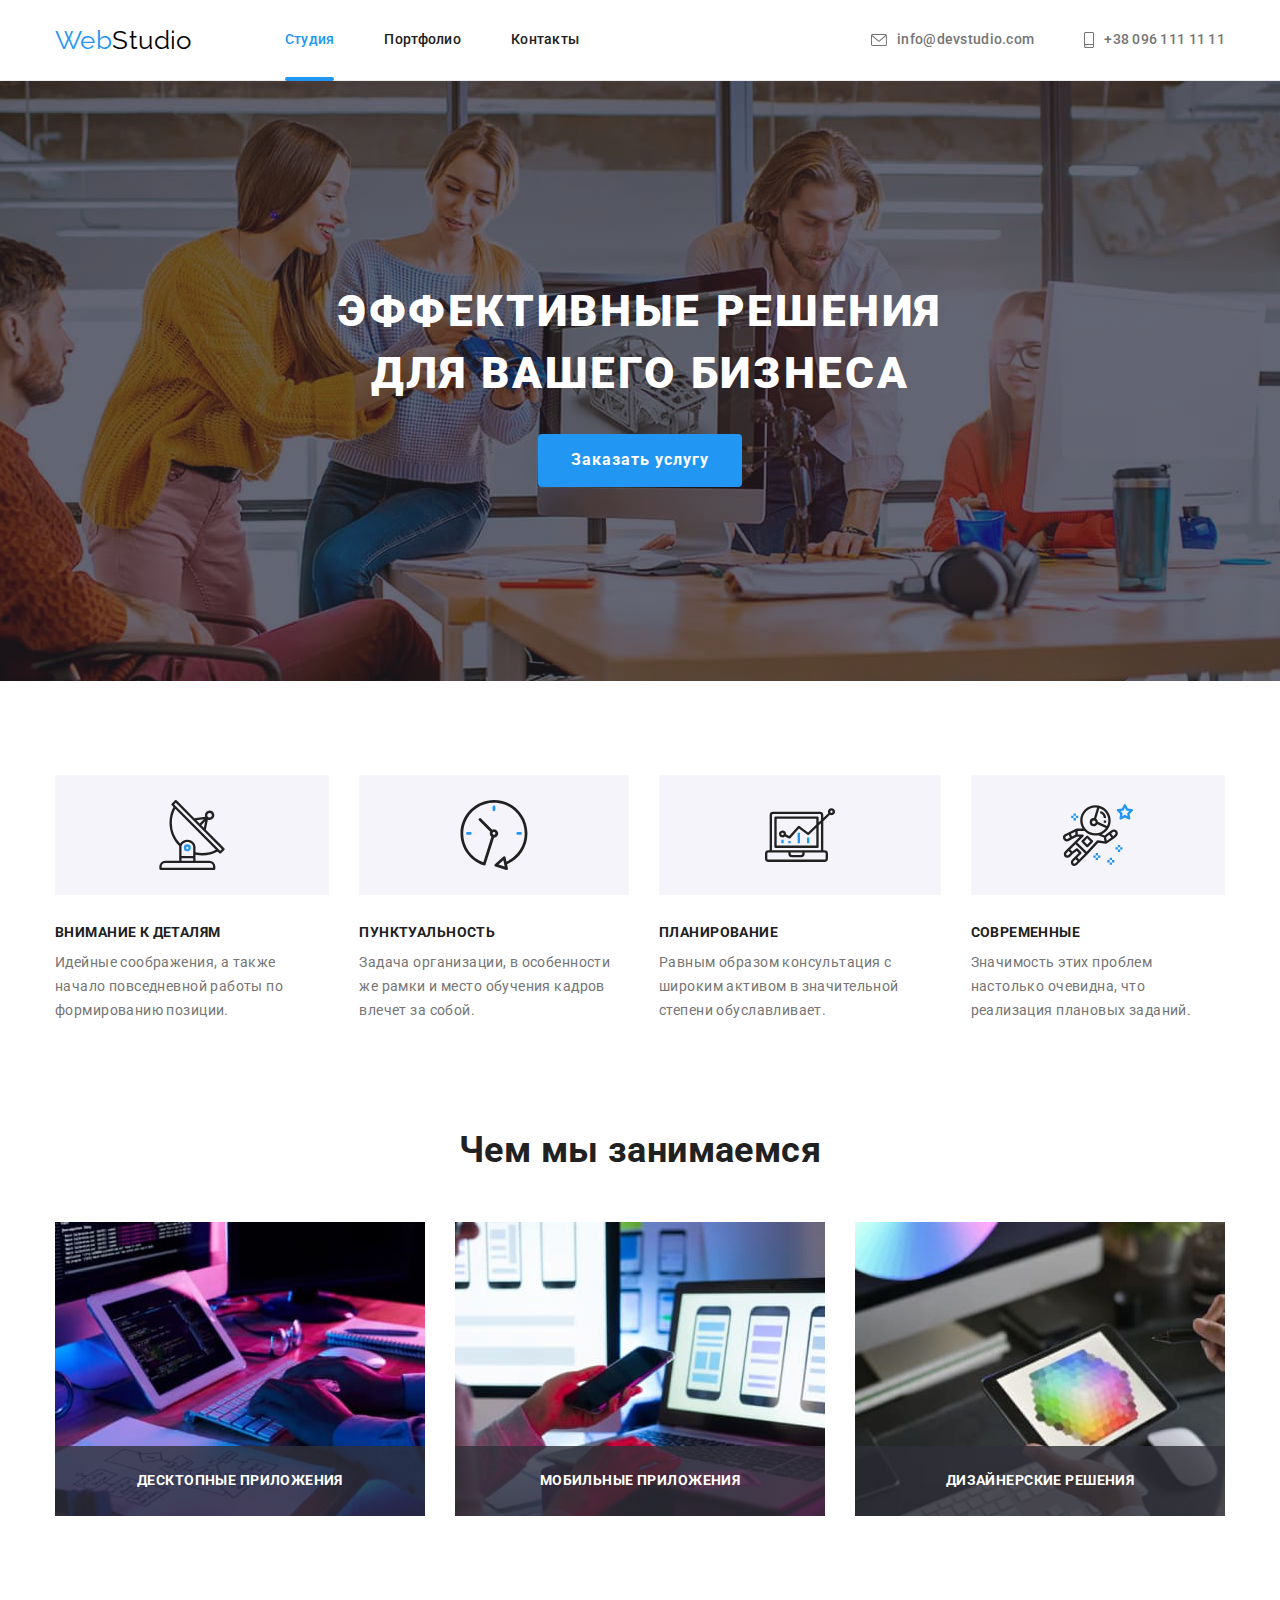
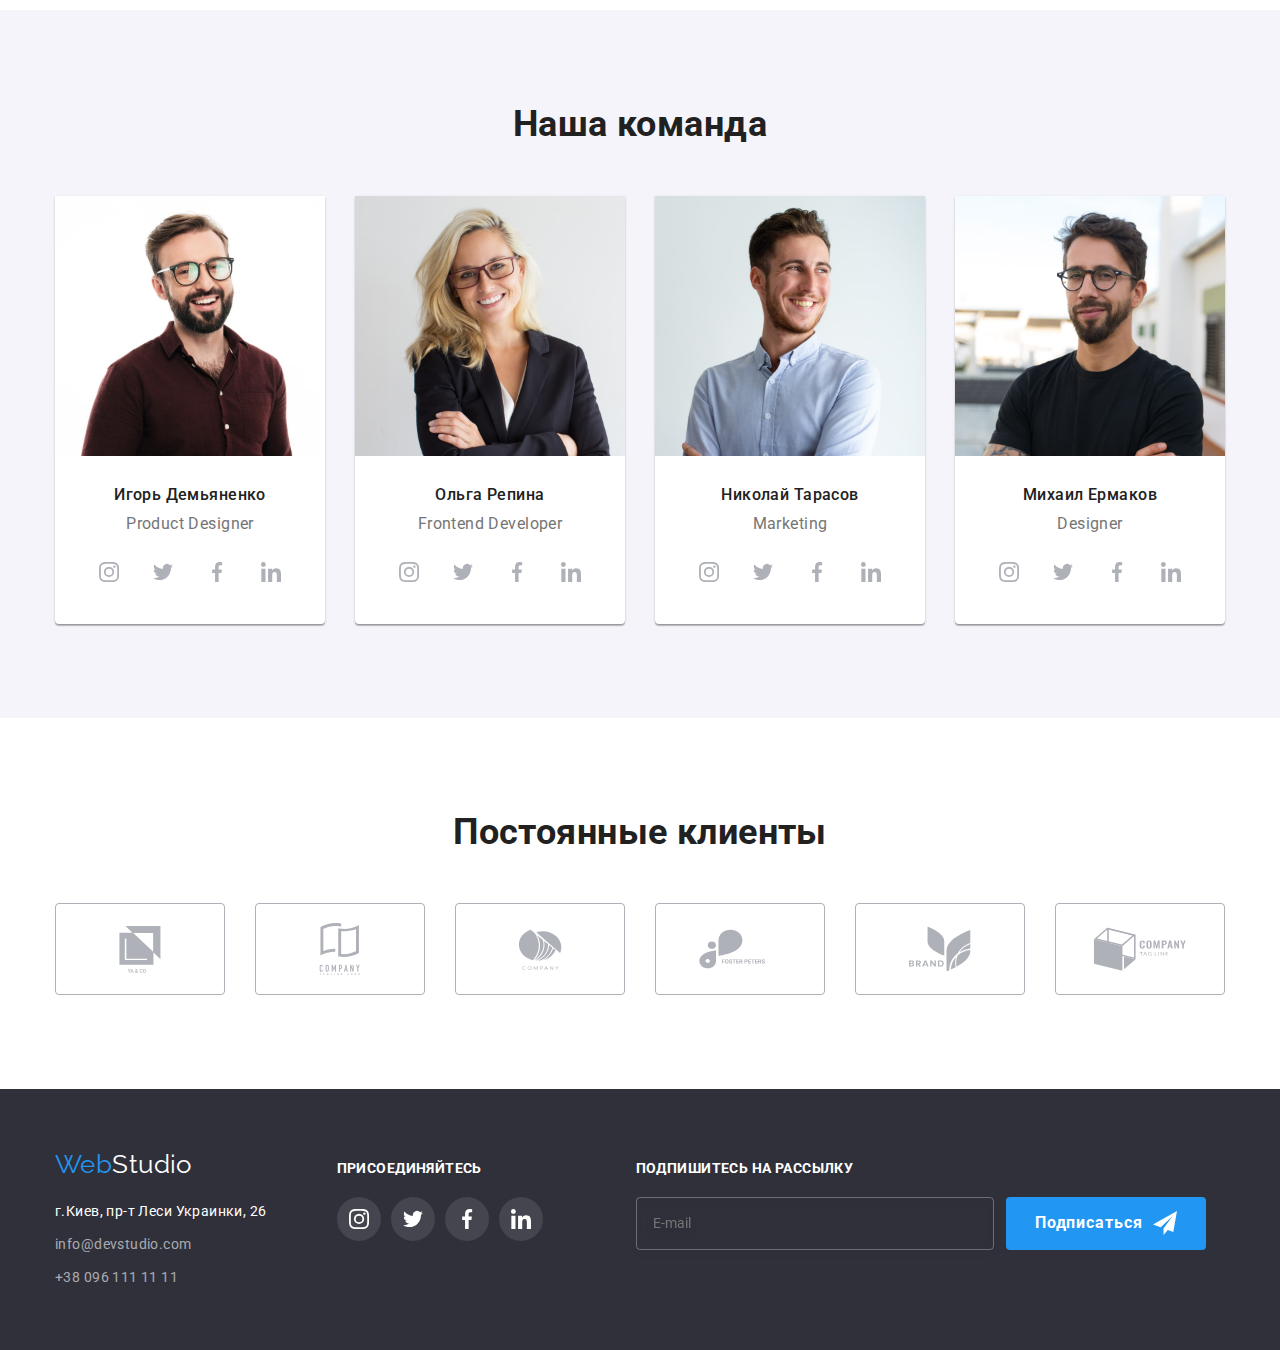
<file: index.html>
<!DOCTYPE html>
<html lang="ru">
  <head>
    <meta charset="UTF-8" />
    <meta http-equiv="X-UA-Compatible" content="IE=edge" />
    <meta name="viewport" content="width=device-width, initial-scale=1.0" />
    <title>Студия</title>
    <link rel="preconnect" href="https://fonts.googleapis.com" />
    <link rel="preconnect" href="https://fonts.gstatic.com" crossorigin />
    <link
      href="https://fonts.googleapis.com/css2?family=Raleway:wght@700&family=Roboto:wght@400;500;700;900&display=swap"
      rel="stylesheet"
    />
    <link
      rel="stylesheet"
      href="https://cdnjs.cloudflare.com/ajax/libs/modern-normalize/1.1.0/modern-normalize.min.css"
    />
    <link rel="stylesheet" href="./css/styles.css" />
  </head>

  <body>
    <!--Шапка сайта-->
    <header class="header">
      <div class="container main-block">
        <nav class="nav">
          <a href="" class="logo-header link">
            <span class="logo-web">Web</span>Studio
          </a>

          <ul class="site-nav list">
            <li class="item">
              <a href="" class="link current header-link">Студия</a>
            </li>
            <li class="item">
              <a href="./portfolio.html" class="link header-link">Портфолио</a>
            </li>
            <li class="item">
              <a href="" class="link header-link">Контакты</a>
            </li>
          </ul>
        </nav>

        <ul class="contacts-header list">
          <li class="contacts-item item">
            <a href="mailto:info@devstudio.com" class="link">
              <svg class="icon-mailto" width="16" height="12">
                <use href="./images/icon-svg/icons.svg#icon-mailto"></use>
              </svg>

              info@devstudio.com</a
            >
          </li>
          <li class="contacts-item item">
            <a href="tel:+380961111111" class="link">
              <svg class="icon-smartphone" width="10" height="16">
                <use href="./images/icon-svg/icons.svg#icon-smartphone"></use>
              </svg>

              +38 096 111 11 11</a
            >
          </li>
        </ul>
      </div>
    </header>

    <!--Уникальный контент страницы-->
    <main>
      <!--Главная секция страницы-->
      <section class="hero section">
        <div class="container">
          <h1 class="hero-title">Эффективные решения для вашего бизнеса</h1>
          <button data-modal-open type="button" class="button">
            Заказать услугу
          </button>
        </div>
      </section>

      <!--Особенности-->
      <section class="section">
        <div class="container">
          <h2 class="visually-hidden">Особенности</h2>
          <ul class="features-list list">
            <li class="features-item item">
              <div class="icon-box">
                <svg class="icon-features">
                  <use href="./images/icon-svg/icons.svg#icon-antenna"></use>
                </svg>
              </div>
              <h3 class="title">Внимание к деталям</h3>
              <p class="text">
                Идейные соображения, а также начало повседневной работы по
                формированию позиции.
              </p>
            </li>
            <li class="features-item item">
              <div class="icon-box">
                <svg class="icon-features">
                  <use href="./images/icon-svg/icons.svg#icon-clock"></use>
                </svg>
              </div>
              <h3 class="title">Пунктуальность</h3>
              <p class="text">
                Задача организации, в особенности же рамки и место обучения
                кадров влечет за собой.
              </p>
            </li>
            <li class="features-item item">
              <div class="icon-box">
                <svg class="icon-features">
                  <use href="./images/icon-svg/icons.svg#icon-diagram"></use>
                </svg>
              </div>
              <h3 class="title">Планирование</h3>
              <p class="text">
                Равным образом консультация с широким активом в значительной
                степени обуславливает.
              </p>
            </li>
            <li class="features-item item">
              <div class="icon-box">
                <svg class="icon-features">
                  <use href="./images/icon-svg/icons.svg#icon-astronaut"></use>
                </svg>
              </div>
              <h3 class="title">Современные</h3>
              <p class="text">
                Значимость этих проблем настолько очевидна, что реализация
                плановых заданий.
              </p>
            </li>
          </ul>
        </div>
      </section>

      <!--Чем занимаемся-->
      <section class="section no-padding">
        <div class="container">
          <h2 class="section-title">Чем мы занимаемся</h2>
          <ul class="job-list list">
            <li class="job-item">
              <img
                src="./images/images-page1/img1.jpg"
                alt="Мужские руки набирают текст на клавиатуре компьютера"
                width="370"
              />
              <h3 class="job-subtitle">Десктопные приложения</h3>
            </li>
            <li class="job-item">
              <img
                src="./images/images-page1/img2.jpg"
                alt="Женские руки держат телефон"
                width="370"
              />
              <h3 class="job-subtitle">Мобильные приложения</h3>
            </li>
            <li class="job-item">
              <img
                src="./images/images-page1/img3.jpg"
                alt="Мужские руки держат планшет на котором изображена ветовая палитра"
                width="370"
              />
              <h3 class="job-subtitle">Дизайнерские решения</h3>
            </li>
          </ul>
        </div>
      </section>
      <!--Наша команда-->
      <section class="section bgc">
        <div class="container">
          <h2 class="section-title">Наша команда</h2>
          <ul class="team-list list">
            <li class="item">
              <img
                src="./images/images-page1/img7.jpg"
                alt="Портрет мужчины в очках"
                width="270"
              />
              <div class="team-box">
                <h3 class="title">Игорь Демьяненко</h3>
                <p class="text">Product Designer</p>

                <!-- social networks -->

                <ul class="social-list list">
                  <li class="social-item">
                    <a
                      href=""
                      class="social-icon"
                      aria-label="Ссылка на Instagram"
                    >
                      <svg class="icon">
                        <use
                          href="./images/icon-svg/icons.svg#icon-instagram"
                        ></use>
                      </svg>
                    </a>
                  </li>
                  <li class="social-item">
                    <a
                      href=""
                      class="social-icon"
                      aria-label="Ссылка на Twitter"
                    >
                      <svg class="icon">
                        <use
                          href="./images/icon-svg/icons.svg#icon-twitter"
                        ></use>
                      </svg>
                    </a>
                  </li>
                  <li class="social-item">
                    <a
                      href=""
                      class="social-icon"
                      aria-label="Ссылка на Facebook"
                    >
                      <svg class="icon">
                        <use
                          href="./images/icon-svg/icons.svg#icon-facebook"
                        ></use>
                      </svg>
                    </a>
                  </li>
                  <li class="social-item">
                    <a
                      href=""
                      class="social-icon"
                      aria-label="Ссылка на Linkedin"
                    >
                      <svg class="icon">
                        <use
                          href="./images/icon-svg/icons.svg#icon-linkedin"
                        ></use>
                      </svg>
                    </a>
                  </li>
                </ul>
              </div>
            </li>
            <li class="item">
              <img
                src="./images/images-page1/img5.jpg"
                alt="Портрет женщины в очках"
                width="270"
              />
              <div class="team-box">
                <h3 class="title">Ольга Репина</h3>
                <p class="text">Frontend Developer</p>
                <ul class="social-list list">
                  <li class="social-item">
                    <a href="" class="social-icon">
                      <svg class="icon">
                        <use
                          href="./images/icon-svg/icons.svg#icon-instagram"
                        ></use>
                      </svg>
                    </a>
                  </li>
                  <li class="social-item">
                    <a href="" class="social-icon">
                      <svg class="icon">
                        <use
                          href="./images/icon-svg/icons.svg#icon-twitter"
                        ></use>
                      </svg>
                    </a>
                  </li>
                  <li class="social-item">
                    <a href="" class="social-icon">
                      <svg class="icon">
                        <use
                          href="./images/icon-svg/icons.svg#icon-facebook"
                        ></use>
                      </svg>
                    </a>
                  </li>
                  <li class="social-item">
                    <a href="" class="social-icon">
                      <svg class="icon">
                        <use
                          href="./images/icon-svg/icons.svg#icon-linkedin"
                        ></use>
                      </svg>
                    </a>
                  </li>
                </ul>
              </div>
            </li>
            <li class="item">
              <img
                src="./images/images-page1/img6.jpg"
                alt="Портрет мужчины"
                width="270"
              />
              <div class="team-box">
                <h3 class="title">Николай Тарасов</h3>
                <p class="text">Marketing</p>
                <ul class="social-list list">
                  <li class="social-item">
                    <a href="" class="social-icon">
                      <svg class="icon">
                        <use
                          href="./images/icon-svg/icons.svg#icon-instagram"
                        ></use>
                      </svg>
                    </a>
                  </li>
                  <li class="social-item">
                    <a href="" class="social-icon">
                      <svg class="icon">
                        <use
                          href="./images/icon-svg/icons.svg#icon-twitter"
                        ></use>
                      </svg>
                    </a>
                  </li>
                  <li class="social-item">
                    <a href="" class="social-icon">
                      <svg class="icon">
                        <use
                          href="./images/icon-svg/icons.svg#icon-facebook"
                        ></use>
                      </svg>
                    </a>
                  </li>
                  <li class="social-item">
                    <a href="" class="social-icon">
                      <svg class="icon">
                        <use
                          href="./images/icon-svg/icons.svg#icon-linkedin"
                        ></use>
                      </svg>
                    </a>
                  </li>
                </ul>
              </div>
            </li>
            <li class="item">
              <img
                src="./images/images-page1/img4.jpg"
                alt="Портрет мужчины в очках"
                width="270"
              />
              <div class="team-box">
                <h3 class="title">Михаил Ермаков</h3>
                <p class="text">Designer</p>
                <ul class="social-list list">
                  <li class="social-item">
                    <a href="" class="social-icon">
                      <svg class="icon">
                        <use
                          href="./images/icon-svg/icons.svg#icon-instagram"
                        ></use>
                      </svg>
                    </a>
                  </li>
                  <li class="social-item">
                    <a href="" class="social-icon">
                      <svg class="icon">
                        <use
                          href="./images/icon-svg/icons.svg#icon-twitter"
                        ></use>
                      </svg>
                    </a>
                  </li>
                  <li class="social-item">
                    <a href="" class="social-icon">
                      <svg class="icon">
                        <use
                          href="./images/icon-svg/icons.svg#icon-facebook"
                        ></use>
                      </svg>
                    </a>
                  </li>
                  <li class="social-item">
                    <a href="" class="social-icon">
                      <svg class="icon">
                        <use
                          href="./images/icon-svg/icons.svg#icon-linkedin"
                        ></use>
                      </svg>
                    </a>
                  </li>
                </ul>
              </div>
            </li>
          </ul>
        </div>
      </section>

      <section class="section">
        <div class="container">
          <h3 class="section-title">Постоянные клиенты</h3>
          <ul class="clients-list list">
            <li class="clients-item">
              <a href=" " class="clients-icon">
                <svg class="client" widht="41" height="47">
                  <use href="./images/icon-svg/icons.svg#icon-client1"></use>
                </svg>
              </a>
            </li>
            <li class="clients-item">
              <a href="" class="clients-icon">
                <svg class="client" widht="40" height="52">
                  <use href="./images/icon-svg/icons.svg#icon-client2"></use>
                </svg>
              </a>
            </li>
            <li class="clients-item">
              <a href="" class="clients-icon">
                <svg class="client" widht="44" height="41">
                  <use href="./images/icon-svg/icons.svg#icon-client3"></use>
                </svg>
              </a>
            </li>
            <li class="clients-item">
              <a href="" class="clients-icon">
                <svg class="client" widht="85" height="40">
                  <use href="./images/icon-svg/icons.svg#icon-client4"></use>
                </svg>
              </a>
            </li>
            <li class="clients-item">
              <a href="" class="clients-icon">
                <svg class="client" widht="63" height="46">
                  <use href="./images/icon-svg/icons.svg#icon-client5"></use>
                </svg>
              </a>
            </li>
            <li class="clients-item">
              <a href="" class="clients-icon">
                <svg class="client" widht="94" height="44">
                  <use href="./images/icon-svg/icons.svg#icon-client6"></use>
                </svg>
              </a>
            </li>
          </ul>
        </div>
      </section>
    </main>

    <!--Подвал сайта-->

    <footer class="section footer">
      <div class="container footer-container">
        <div class="address-block">
          <a href="" class="logo-footer link"
            ><span class="logo-web">Web</span>Studio</a
          >

          <!-- ADDRESS -->

          <address>
            <ul class="address-list list">
              <li class="item address">
                <a
                  href="https://goo.gl/maps/piqngm7oDQpEDh6u6"
                  target="_blank"
                  rel="noopener nofollow noreferrer"
                  class="link"
                  >г.Киев, пр-т Леси Украинки, 26</a
                >
              </li>
              <li class="item contacts-footer">
                <a href="mailto:info@devstudio.com" class="link"
                  >info@devstudio.com</a
                >
              </li>
              <li class="item contacts-footer">
                <a href="tel:+380961111111" class="link">+38 096 111 11 11</a>
              </li>
            </ul>
          </address>
        </div>

        <!-- JOIN -->

        <div class="footer-box">
          <p class="footer-join">присоединяйтесь</p>
          <ul class="social-list list">
            <li class="social-item">
              <a
                href=""
                class="social-icon social-icon-bgc"
                aria-label="Ссылка на Instagram"
              >
                <svg class="icon icon-color">
                  <use href="./images/icon-svg/icons.svg#icon-instagram"></use>
                </svg>
              </a>
            </li>
            <li class="social-item">
              <a
                href=""
                class="social-icon social-icon-bgc"
                aria-label="Ссылка на Twitter"
              >
                <svg class="icon icon-color">
                  <use href="./images/icon-svg/icons.svg#icon-twitter"></use>
                </svg>
              </a>
            </li>
            <li class="social-item">
              <a
                href=""
                class="social-icon social-icon-bgc"
                aria-label="Ссылка на Facebook"
              >
                <svg class="icon icon-color">
                  <use href="./images/icon-svg/icons.svg#icon-facebook"></use>
                </svg>
              </a>
            </li>
            <li class="social-item">
              <a
                href=""
                class="social-icon social-icon-bgc"
                aria-label="Ссылка на Linkedin"
              >
                <svg class="icon icon-color">
                  <use href="./images/icon-svg/icons.svg#icon-linkedin"></use>
                </svg>
              </a>
            </li>
          </ul>
        </div>

        <!-- FORM -->

        <form class="form form-footer">
          <p class="footer-join">Подпишитесь на рассылку</p>
          <div class="form-footer-box">
            <label class="form-footer-label"></label>
            <input
              class="form-footer-input"
              type="email"
              name="email"
              placeholder="E-mail"
            />
            <button type="submit" class="button form-footer-button">
              Подписаться
              <svg class="form-footer-icon" width="24" height="24">
                <use href="./images/icon-svg/icons.svg#icon-telegram"></use>
              </svg>
            </button>
          </div>
        </form>
      </div>
    </footer>

    <!-- MODAL WINDOW -->

    <div class="backdrop is-hidden" data-modal>
      <div class="modal">
        <button data-modal-close class="modal-button">
          <svg class="modal-button-icon" width="18" height="18">
            <use href="./images/icon-svg/icons.svg#icon-close-black"></use>
          </svg>
        </button>
        <h2 class="modal-subtitle">Оставьте свои данные, мы вам перезвоним</h2>
        <form class="form form-registration">
          <div class="form-field">
            <label class="form-field-label" for="name"
              ><span class="form-field-span">Имя</span>
            </label>
            <div class="form-input-box">
              <input
                class="form-field-input"
                type="text"
                id="name"
                name="name"
              />
              <span class="form-input-icon">
                <svg width="18" height="18">
                  <use href="./images/icon-svg/icons.svg#icon-person"></use>
                </svg>
              </span>
            </div>
          </div>

          <div class="form-field">
            <label class="form-field-label" for="tel"
              ><span class="form-field-span">Телефон</span>
            </label>
            <div class="form-input-box">
              <input
                class="form-field-input"
                type="tel"
                id="tel"
                name="telephone"
              />
              <span class="form-input-icon">
                <svg width="18" height="18">
                  <use href="./images/icon-svg/icons.svg#icon-phone"></use>
                </svg>
              </span>
            </div>
          </div>

          <div class="form-field">
            <label class="form-field-label" for="email"
              ><span class="form-field-span">Почта</span>
            </label>
            <div class="form-input-box">
              <input
                class="form-field-input"
                type="email"
                id="email"
                name="email"
              />
              <span class="form-input-icon">
                <svg width="18" height="18">
                  <use href="./images/icon-svg/icons.svg#icon-email"></use>
                </svg>
              </span>
            </div>
          </div>

          <div class="form-field form-field-message">
            <label class="form-field-label" for="message">
              <span class="form-field-span">Комментарий</span>
            </label>
            <textarea
              class="form-field-textarea"
              id="messade"
              name="message"
              placeholder="Введите текст"
            ></textarea>
          </div>

          <div class="form-field-agreement">
            <label class="form-field-label label-agreement" for="agreement">
              <input
                class="checkbox visually-hidden"
                id="agreement"
                type="checkbox"
                value="agreement"
                name="agreement"
              />
              <span class="custom-checkbox">
                <svg class="checkbox-icon" width="16px" height="15px">
                  <use href="./images/icon-svg/icons.svg#icon-check"></use>
                </svg>
              </span>
              <span class="modal-form-agreement"
                >Соглашаюсь с рассылкой и принимаю
                <a href="" class="form-field-label-link">Условия договора</a>
              </span>
            </label>
          </div>

          <button type="submit" class="button form-registration-button">
            Отправить
          </button>
        </form>
      </div>
    </div>

    <script src="./js/form.js"></script>
    <script src="./js/modal.js"></script>
  </body>
</html>
</file>
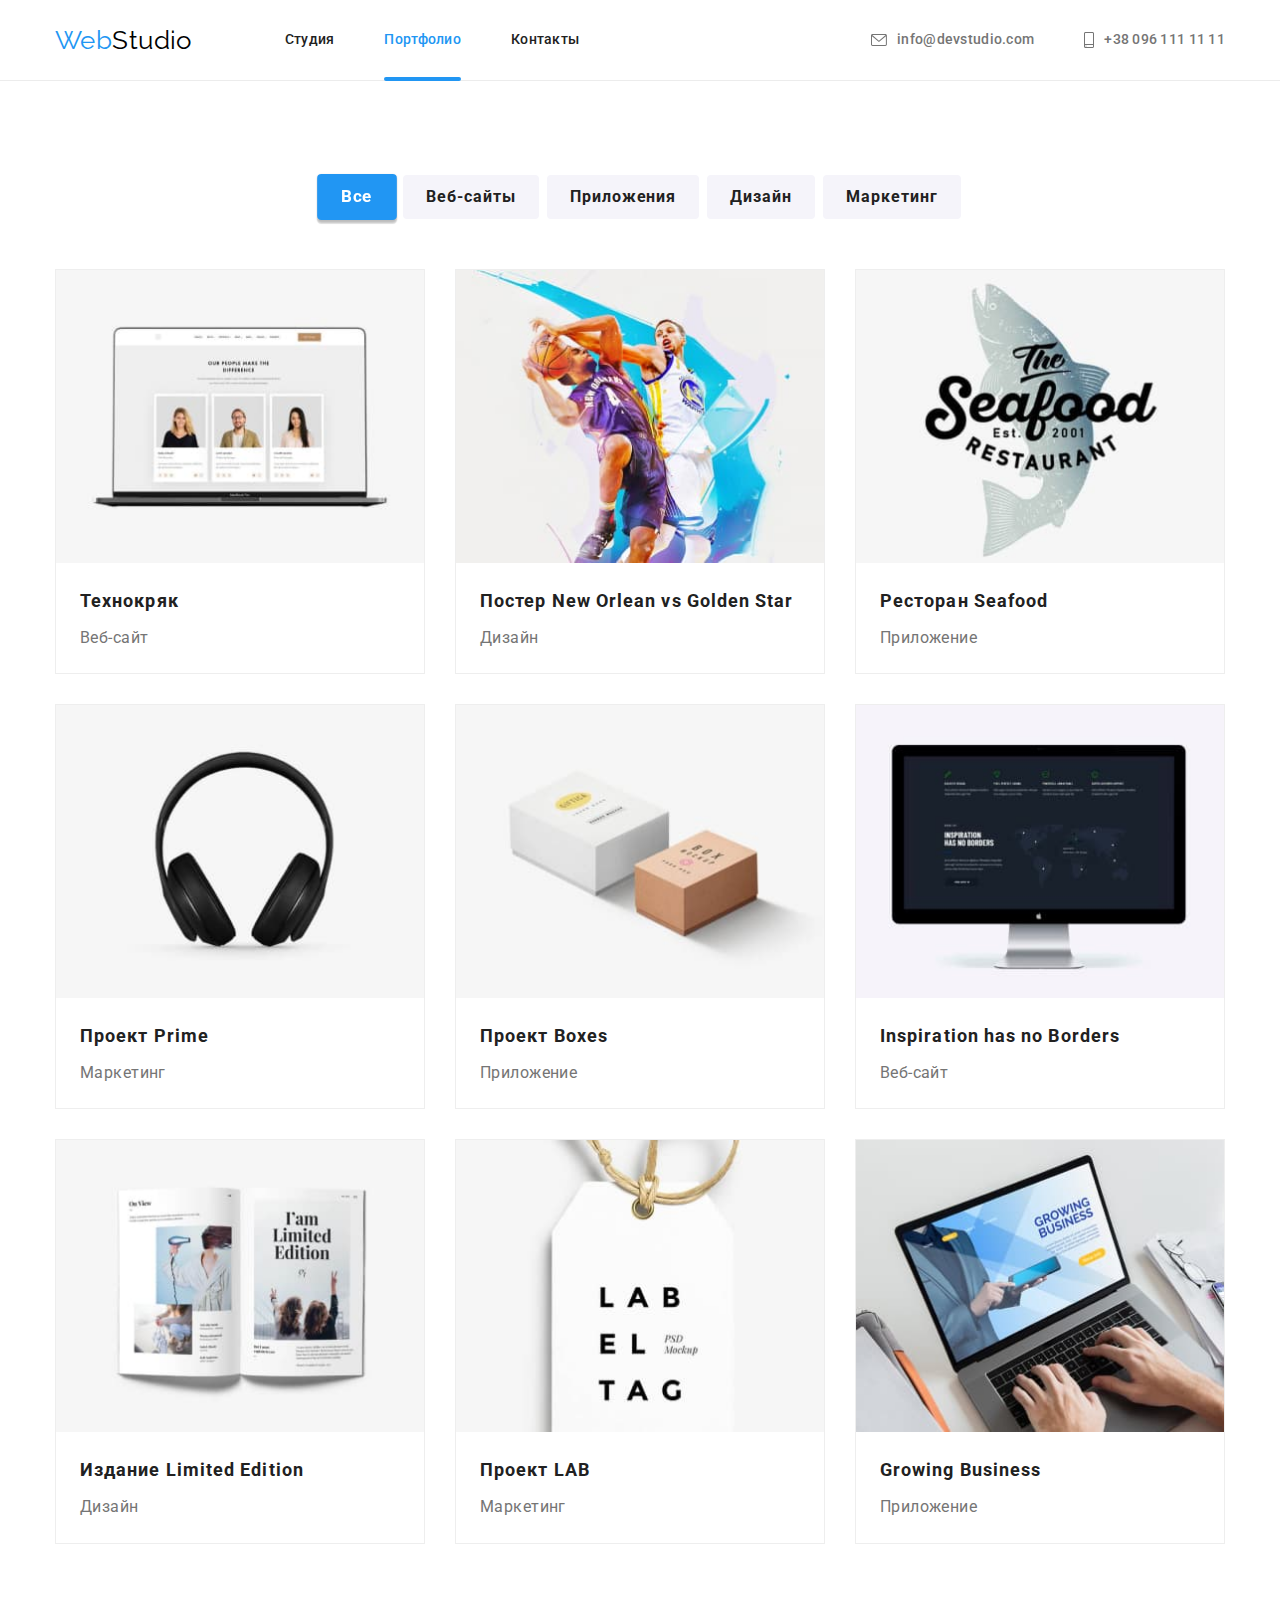
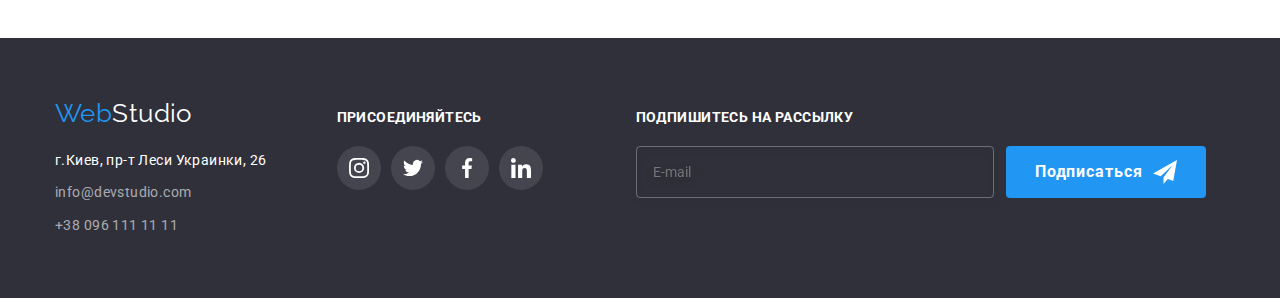
<file: portfolio.html>
<!DOCTYPE html>
<html lang="ru">
  <head>
    <meta charset="UTF-8" />
    <meta http-equiv="X-UA-Compatible" content="IE=edge" />
    <meta name="viewport" content="width=device-width, initial-scale=1.0" />
    <title>Портфолио</title>
    <link rel="preconnect" href="https://fonts.googleapis.com" />
    <link rel="preconnect" href="https://fonts.gstatic.com" crossorigin />
    <link
      href="https://fonts.googleapis.com/css2?family=Raleway:wght@700&family=Roboto:wght@400;500;700;900&display=swap"
      rel="stylesheet"
    />
    <link
      rel="stylesheet"
      href="https://cdnjs.cloudflare.com/ajax/libs/modern-normalize/1.1.0/modern-normalize.min.css"
    />
    <link rel="stylesheet" href="./css/styles.css" />
  </head>

  <body>
    <!--Шапка сайта-->
    <header class="header">
      <div class="container main-block">
        <nav class="nav">
          <a href="" class="logo-header link">
            <span class="logo-web">Web</span>Studio
          </a>

          <ul class="site-nav list">
            <li class="item">
              <a href="./index.html" class="link header-link">Студия</a>
            </li>
            <li class="item">
              <a href="" class="link current header-link">Портфолио</a>
            </li>
            <li class="item">
              <a href="" class="link header-link">Контакты</a>
            </li>
          </ul>
        </nav>

        <ul class="contacts-header list">
          <li class="contacts-item item">
            <a href="mailto:info@devstudio.com" class="link">
              <svg class="icon-mailto" width="16" height="12">
                <use href="./images/icon-svg/icons.svg#icon-mailto"></use>
              </svg>

              info@devstudio.com</a
            >
          </li>
          <li class="contacts-item item">
            <a href="tel:+380961111111" class="link">
              <svg class="icon-smartphone" width="10" height="16">
                <use href="./images/icon-svg/icons.svg#icon-smartphone"></use>
              </svg>

              +38 096 111 11 11</a
            >
          </li>
        </ul>
      </div>
    </header>
    <!-- Main -->
    <main>
      <section class="section">
        <div class="container">
          <h1 class="visually-hidden">Портфолио</h1>
          <ul class="btn-list list">
            <li class="item">
              <button type="button" class="btn current">Все</button>
            </li>
            <li class="item">
              <button type="button" class="btn">Веб-сайты</button>
            </li>
            <li class="item">
              <button type="button" class="btn">Приложения</button>
            </li>
            <li class="item">
              <button type="button" class="btn">Дизайн</button>
            </li>
            <li class="item">
              <button type="button" class="btn">Маркетинг</button>
            </li>
          </ul>

          <ul class="work-list list">
            <li class="work-item">
              <a href="" class="link">
                <div class="work-thumb">
                  <img
                    src="./images/images-page2/img1.jpg"
                    alt="Изображение сайта на экране ноутбука"
                  />
                  <div class="thumb-text-box">
                    <p class="work-thumb-text">
                      Ресурс предлагает комплексные предложения с разным уровнем
                      функционала и сервисов. Все это позволит посетителю
                      получить исчерпывающие сведения о компании или частном
                      лице.
                    </p>
                  </div>
                </div>
                <h3 class="title">Технокряк</h3>
                <p class="text">Веб-сайт</p>
              </a>
            </li>
            <li class="work-item">
              <a href="" class="link">
                <div class="work-thumb">
                  <img
                    src="./images/images-page2/img2.jpg"
                    alt="Два парня играют в баскетбол"
                  />
                  <div class="thumb-text-box">
                    <p class="work-thumb-text">
                      Ресурс предлагает комплексные предложения с разным уровнем
                      функционала и сервисов. Все это позволит посетителю
                      получить исчерпывающие сведения о компании или частном
                      лице.
                    </p>
                  </div>
                </div>
                <h3 class="title">Постер New Orlean vs Golden Star</h3>
                <p class="text">Дизайн</p>
              </a>
            </li>
            <li class="work-item">
              <a href="" class="link">
                <div class="work-thumb">
                  <img
                    src="./images/images-page2/img3.jpg"
                    alt="Название ресторана на фоне рыбы"
                  />
                  <div class="thumb-text-box">
                    <p class="work-thumb-text">
                      Ресурс предлагает комплексные предложения с разным уровнем
                      функционала и сервисов. Все это позволит посетителю
                      получить исчерпывающие сведения о компании или частном
                      лице.
                    </p>
                  </div>
                </div>
                <h3 class="title">Ресторан Seafood</h3>
                <p class="text">Приложение</p>
              </a>
            </li>
            <li class="work-item">
              <a href="" class="link">
                <div class="work-thumb">
                  <img
                    src="./images/images-page2/img4.jpg"
                    alt="Картинка наушников"
                  />
                  <div class="thumb-text-box">
                    <p class="work-thumb-text">
                      Ресурс предлагает комплексные предложения с разным уровнем
                      функционала и сервисов. Все это позволит посетителю
                      получить исчерпывающие сведения о компании или частном
                      лице.
                    </p>
                  </div>
                </div>
                <h3 class="title">Проект Prime</h3>
                <p class="text">Маркетинг</p>
              </a>
            </li>
            <li class="work-item">
              <a href="" class="link">
                <div class="work-thumb">
                  <img src="./images/images-page2/img5.jpg" alt="Две коробки" />
                  <div class="thumb-text-box">
                    <p class="work-thumb-text">
                      Ресурс предлагает комплексные предложения с разным уровнем
                      функционала и сервисов. Все это позволит посетителю
                      получить исчерпывающие сведения о компании или частном
                      лице.
                    </p>
                  </div>
                </div>
                <h3 class="title">Проект Boxes</h3>
                <p class="text">Приложение</p>
              </a>
            </li>
            <li class="work-item">
              <a href="" class="link">
                <div class="work-thumb">
                  <img
                    src="./images/images-page2/img6.jpg"
                    alt="Изображение монитора"
                  />
                  <div class="thumb-text-box">
                    <p class="work-thumb-text">
                      Ресурс предлагает комплексные предложения с разным уровнем
                      функционала и сервисов. Все это позволит посетителю
                      получить исчерпывающие сведения о компании или частном
                      лице.
                    </p>
                  </div>
                </div>
                <h3 class="title">Inspiration has no Borders</h3>
                <p class="text">Веб-сайт</p>
              </a>
            </li>
            <li class="work-item">
              <a href="" class="link">
                <div class="work-thumb">
                  <img
                    src="./images/images-page2/img7.jpg"
                    alt="Книга в развернутом виде"
                  />
                  <div class="thumb-text-box">
                    <p class="work-thumb-text">
                      Ресурс предлагает комплексные предложения с разным уровнем
                      функционала и сервисов. Все это позволит посетителю
                      получить исчерпывающие сведения о компании или частном
                      лице.
                    </p>
                  </div>
                </div>
                <h3 class="title">Издание Limited Edition</h3>
                <p class="text">Дизайн</p>
              </a>
            </li>
            <li class="work-item">
              <a href="" class="link">
                <div class="work-thumb">
                  <img
                    src="./images/images-page2/img8.jpg"
                    alt="Картонная бирка"
                  />
                  <div class="thumb-text-box">
                    <p class="work-thumb-text">
                      Ресурс предлагает комплексные предложения с разным уровнем
                      функционала и сервисов. Все это позволит посетителю
                      получить исчерпывающие сведения о компании или частном
                      лице.
                    </p>
                  </div>
                </div>
                <h3 class="title">Проект LAB</h3>
                <p class="text">Маркетинг</p>
              </a>
            </li>
            <li class="work-item">
              <a href="" class="link">
                <div class="work-thumb">
                  <img
                    src="./images/images-page2/img9.jpg"
                    alt="Мужские руки набирают текст на клавиатуре компьютера"
                  />
                  <div class="thumb-text-box">
                    <p class="work-thumb-text">
                      Ресурс предлагает комплексные предложения с разным уровнем
                      функционала и сервисов. Все это позволит посетителю
                      получить исчерпывающие сведения о компании или частном
                      лице.
                    </p>
                  </div>
                </div>
                <h3 class="title">Growing Business</h3>
                <p class="text">Приложение</p>
              </a>
            </li>
          </ul>
        </div>
      </section>
    </main>
    <!--Подвал сайта-->

    <footer class="section footer">
      <div class="container footer-container">
        <div class="address-block">
          <a href="" class="logo-footer link"
            ><span class="logo-web">Web</span>Studio</a
          >

          <!-- ADDRESS -->

          <address>
            <ul class="address-list list">
              <li class="item address">
                <a
                  href="https://goo.gl/maps/piqngm7oDQpEDh6u6"
                  target="_blank"
                  rel="noopener nofollow noreferrer"
                  class="link"
                  >г.Киев, пр-т Леси Украинки, 26</a
                >
              </li>
              <li class="item contacts-footer">
                <a href="mailto:info@devstudio.com" class="link"
                  >info@devstudio.com</a
                >
              </li>
              <li class="item contacts-footer">
                <a href="tel:+380961111111" class="link">+38 096 111 11 11</a>
              </li>
            </ul>
          </address>
        </div>

        <!-- JOIN -->

        <div class="footer-box">
          <p class="footer-join">присоединяйтесь</p>
          <ul class="social-list list">
            <li class="social-item">
              <a
                href=""
                class="social-icon social-icon-bgc"
                aria-label="Ссылка на Instagram"
              >
                <svg class="icon icon-color">
                  <use href="./images/icon-svg/icons.svg#icon-instagram"></use>
                </svg>
              </a>
            </li>
            <li class="social-item">
              <a
                href=""
                class="social-icon social-icon-bgc"
                aria-label="Ссылка на Twitter"
              >
                <svg class="icon icon-color">
                  <use href="./images/icon-svg/icons.svg#icon-twitter"></use>
                </svg>
              </a>
            </li>
            <li class="social-item">
              <a
                href=""
                class="social-icon social-icon-bgc"
                aria-label="Ссылка на Facebook"
              >
                <svg class="icon icon-color">
                  <use href="./images/icon-svg/icons.svg#icon-facebook"></use>
                </svg>
              </a>
            </li>
            <li class="social-item">
              <a
                href=""
                class="social-icon social-icon-bgc"
                aria-label="Ссылка на Linkedin"
              >
                <svg class="icon icon-color">
                  <use href="./images/icon-svg/icons.svg#icon-linkedin"></use>
                </svg>
              </a>
            </li>
          </ul>
        </div>

        <!-- FORM -->

        <form class="form form-footer">
          <p class="footer-join">Подпишитесь на рассылку</p>
          <div class="form-footer-box">
            <label class="form-footer-label"></label>
            <input
              class="form-footer-input"
              type="email"
              name="email"
              placeholder="E-mail"
            />
            <button type="submit" class="button form-footer-button">
              Подписаться
              <svg class="form-footer-icon" width="24" height="24">
                <use href="./images/icon-svg/icons.svg#icon-telegram"></use>
              </svg>
            </button>
          </div>
        </form>
      </div>
    </footer>

    <!-- MODAL WINDOW -->

    <div class="backdrop is-hidden" data-modal>
      <div class="modal">
        <button data-modal-close class="modal-button">
          <svg class="modal-button-icon" width="18" height="18">
            <use href="./images/icon-svg/icons.svg#icon-close-black"></use>
          </svg>
        </button>
        <h2 class="modal-subtitle">Оставьте свои данные, мы вам перезвоним</h2>
        <form class="form form-registration">
          <div class="form-field">
            <label class="form-field-label" for="name"
              ><span class="form-field-span">Имя</span>
            </label>
            <div class="form-input-box">
              <input
                class="form-field-input"
                type="text"
                id="name"
                name="name"
              />
              <span class="form-input-icon">
                <svg width="18" height="18">
                  <use href="./images/icon-svg/icons.svg#icon-person"></use>
                </svg>
              </span>
            </div>
          </div>

          <div class="form-field">
            <label class="form-field-label" for="tel"
              ><span class="form-field-span">Телефон</span>
            </label>
            <div class="form-input-box">
              <input
                class="form-field-input"
                type="tel"
                id="tel"
                name="telephone"
              />
              <span class="form-input-icon">
                <svg width="18" height="18">
                  <use href="./images/icon-svg/icons.svg#icon-phone"></use>
                </svg>
              </span>
            </div>
          </div>

          <div class="form-field">
            <label class="form-field-label" for="email"
              ><span class="form-field-span">Почта</span>
            </label>
            <div class="form-input-box">
              <input
                class="form-field-input"
                type="email"
                id="email"
                name="email"
              />
              <span class="form-input-icon">
                <svg width="18" height="18">
                  <use href="./images/icon-svg/icons.svg#icon-email"></use>
                </svg>
              </span>
            </div>
          </div>

          <div class="form-field form-field-message">
            <label class="form-field-label" for="message">
              <span class="form-field-span">Комментарий</span>
            </label>
            <textarea
              class="form-field-textarea"
              id="messade"
              name="message"
              placeholder="Введите текст"
            ></textarea>
          </div>

          <div class="form-field-adreement">
            <input
              class="input"
              id="agreement"
              type="checkbox"
              value="agreement"
              name="agreement"
            />
            <label class="form-field-label" for="agreement">
              <span class="form-field-span" class="modal-form-agreement"
                >Соглашаюсь с рассылкой и принимаю
                <a href="" class="form-field-label-link">Условия договора</a>
              </span>
            </label>
          </div>

          <button type="submit" class="button form-registration-button">
            Отправить
          </button>
        </form>
      </div>
    </div>

    <script src="./js/form.js"></script>
  </body>
</html>
</file>
<file: css/styles.css>
/* Основной цвет текста #212121 */
/* Цвет логотипа черный #000000
Синий #2196F3 */
/* Вторичный цвет текста #757575 */
/* Акцентный цвет синий #2196F3 */
/* Белый цвет #FFFFFF */
/* Цвет номера и мейла в футере rgb(255, 255, 255, 0.6); */
/* Цвет бекграунда для button #F5F4FA */
/* Фон для главной секции страницы и футера #2F303A */
/* Бэкграунд цвет страницы #FFFFFF */
/* бэкграунд цвет секции Наша команда #F5F4FA */
html {
  box-sizing: border-box;
}
*,
*::after,
*::before {
  box-sizing: inherit;
}
/* Стили для обнуления верхних отступов у элементов */
h1,
h2,
h3,
h4,
h5,
h6,
p {
  margin-top: 0;
}

/* Класс для обнуления базовых свойств у списков (ul) */

.list {
  list-style: none;
  padding-left: 0;
  margin: 0;
}

/* Класс для обнуления базовых свойств у ссылок */

.link {
  text-decoration: none;
  color: inherit;
}

/* Свойства для корректного отображения картинок */

img {
  display: block;
  max-width: 100%;
  height: auto;
}

/* Свойства для обнуления курсива у address */

address {
  font-style: normal;
}

:root {
  --animation-timing-function: cubic-bezier(0.4, 0, 0.2, 1);
  --primary-text-color: #212121;
  --secondary-color: #757575;
  --accent-color: #2196f3;
  --primary-white-color: #ffffff;
  --color-logo: #000000;
  --bgc-accent: #2f303a;
  --background-color: #f5f4fa;
  --border-color: #eeeeee;
  --border-color-header: #ececec;
}

body {
  color: var(--primary-text-color);
  background-color: var(--primary-white-color);
  font-family: Roboto, sans-serif;
  font-size: 14px;
  letter-spacing: 0.03em;
}

.container {
  margin: 0 auto;
  width: 1200px;
  padding: 0 15px;
}

.section {
  padding-bottom: 94px;
  padding-top: 94px;
}

.section.no-padding {
  padding-top: 0;
}

/* header */

.header {
  border-bottom: 1px solid var(--border-color-header);
}

.main-block {
  display: flex;
  align-items: center;
}
/*Логотип*/

.logo-header {
  margin-right: 93px;
  color: var(--color-logo);
  font-family: Raleway, sans-serif;
  font-size: 26px;
  line-height: 1.19;
}

.logo-web {
  color: var(--accent-color);
}

/*Навигация*/

.nav {
  display: flex;
  align-items: center;
}

.site-nav {
  display: flex;
}

.site-nav .item + .item {
  margin-left: 50px;
}

.site-nav .link {
  display: block;
  padding-top: 32px;
  padding-bottom: 32px;

  color: var(--primary-text-color);
  font-weight: 500;
  line-height: 1.14;
  letter-spacing: 0.02em;
}

.site-nav .link.current {
  color: var(--accent-color);
}

.site-nav a:hover,
.site-nav a:focus {
  color: var(--accent-color);
}

.link.header-link {
  position: relative;
}

.header-link::after {
  position: absolute;
  content: "";
  width: 100%;
  height: 4px;
  bottom: -1px;
  left: 0;

  background: #2196f3;
  border-radius: 2px;

  transform: scaleX(0);
  opacity: 0;
  transition: opacity 250ms var(--animation-timing-function),
    transform 500ms var(--animation-timing-function);
}

.header-link:hover::after {
  opacity: 1;
  transform: scaleX(1);
}

.current.header-link::after {
  opacity: 1;
  transform: scaleX(1);
}

/*Контакты*/

.contacts-header {
  display: flex;
  margin-left: auto;
}

.contacts-item {
  display: flex;
  align-items: center;

  color: rgba(117, 117, 117, 1);
}

.contacts-item .link {
  gap: 10px;
  display: inline-flex;
  align-items: center;
  padding-top: 32px;
  padding-bottom: 32px;

  color: currentColor;
  font-weight: 500;
  line-height: 1.14;
  letter-spacing: 0.02em;

  transition: color 250ms var(--animation-timing-function);
}

.contacts-item .link:hover,
.contacts-item .link:focus {
  color: var(--accent-color);
}

.icon-mailto,
.icon-smartphone {
  fill: currentColor;
}

.contacts-header .item + .item {
  margin-left: 50px;
}

/* Hero */

.hero,
.footer {
  background-color: var(--bgc-accent);
}

.hero {
  padding-top: 200px;
  padding-bottom: 200px;

  text-align: center;

  height: 600px;
  max-width: 1600px;
  margin-left: auto;
  margin-right: auto;
  background-image: linear-gradient(
      to right,
      rgba(47, 48, 58, 0.4),
      rgba(47, 48, 58, 0.4)
    ),
    url("../images/images-page1/img8.jpg");
  background-position: center;
  background-size: cover;
  background-repeat: no-repeat;
}

.hero-title {
  width: 696px;
  margin-left: auto;
  margin-right: auto;
  margin-bottom: 30px;

  color: var(--primary-white-color);
  font-weight: 900;
  font-size: 44px;
  line-height: 1.4;
  text-align: center;
  letter-spacing: 0.06em;
  text-transform: uppercase;
}

.button,
.btn {
  display: inline-flex;
  align-items: center;

  padding: 10px 32px;
  border-radius: 4px;
  border: 1px solid transparent;
  box-shadow: 0px 4px 4pxrgba (0, 0, 0, 0.15);

  background-color: var(--accent-color);
  color: var(--primary-white-color);
  font-family: inherit;
  font-weight: 700;
  font-size: 16px;
  line-height: 1.9;
  text-align: center;
  letter-spacing: 0.06em;
  cursor: pointer;

  transform: scale(1);
  transition: transform 250ms var(--animation-timing-function);
}

.button:hover,
.button:focus {
  transform: scale(1.05);
}

/* Features */

.features-list {
  display: flex;
}

.icon-box {
  display: flex;
  justify-content: center;
  align-items: center;
  margin-bottom: 30px;

  height: 120px;

  background-color: var(--background-color);
}

.icon-features {
  width: 70px;
  height: 70px;
}

.features-list .item + .item {
  margin-left: 30px;
}

.features-list .title {
  margin-bottom: 10px;

  color: var(--primary-text-color);
  font-size: 14px;
  line-height: 1.14;
  text-transform: uppercase;
}

.features-list .text {
  color: var(--secondary-color);
  line-height: 1.7;
}

/* Team */

.job-list {
  display: flex;
}
.job-item {
  position: relative;
}

.job-item + .job-item {
  margin-left: 30px;
}

.section.bgc {
  background-color: var(--background-color);
}

.section-title {
  margin-bottom: 50px;

  font-size: 36px;
  line-height: 1.16;
  text-align: center;
}

.job-subtitle {
  position: absolute;
  bottom: 0;
  left: 0;
  width: 100%;
  margin: 0 auto;
  padding-top: 27px;
  padding-bottom: 27px;

  font-weight: 700;
  font-size: 14px;
  line-height: 1.14;
  text-align: center;
  letter-spacing: 0.03em;
  text-transform: uppercase;

  color: var(--primary-white-color);
  background-color: rgba(47, 48, 58, 0.8);
}

/* НАША КОМАНДА*/

.team-list {
  display: flex;
}

.team-list .item + .item {
  margin-left: 30px;
}

.team-list .item {
  background-color: var(--primary-white-color);
  box-shadow: 0px 2px 1px 0px rgba(0, 0, 0, 0.2),
    0px 1px 1px 0px rgba(0, 0, 0, 0.14), 0px 1px 3px 0px rgba(0, 0, 0, 0.12);
  border-radius: 0px 0px 4px 4px;
}

.team-box {
  padding: 30px 32px;
  text-align: center;
}

.team-list .title {
  margin-bottom: 10px;

  color: var(--primary-text-color);
  font-weight: 500;
  font-size: 16px;
  line-height: 1.18;
}

.team-list .text {
  margin-bottom: 16px;

  color: var(--secondary-color);
  font-size: 16px;
  line-height: 1.18;
}

/* Social networks */

.social-list {
  display: flex;
}

.social-item {
  width: 44px;
  height: 44px;
}

.social-icon {
  display: flex;
  justify-content: center;
  align-items: center;
  width: 100%;
  height: 100%;

  border-radius: 50%;
  background-color: var(--primary-white-color);
  color: #afb1b8;

  transition: color 250ms var(--animation-timing-function),
    background-color 250ms var(--animation-timing-function);
}

.social-icon:hover,
.social-icon:focus {
  color: var(--primary-white-color);
  background-color: var(--accent-color);
}

.icon {
  fill: currentColor;
  width: 20px;
  height: 20px;
}

.social-icon-bgc {
  color: var(--primary-white-color);
  background-color: rgb(255, 255, 255, 0.1);
}

.icon.icon-color {
  fill: currentColor;
}

.social-list .social-item + .social-item {
  margin-left: 10px;
}

/*Clients*/

.clients-list {
  display: flex;
}

.clients-item {
  display: inline-flex;
  justify-content: center;
  align-items: center;
  width: 170px;
  height: 92px;

  border: 1px solid #afb1b8;
  border-radius: 4px;
  color: #afb1b8;
  transform: scale(1, 1);

  transition: color 250ms var(--animation-timing-function),
    background-color 250ms var(--animation-timing-function),
    transform 250ms var(--animation-timing-function);
}

.clients-item:hover,
.clients-item:focus {
  color: var(--accent-color);
  border-color: var(--accent-color);
  transform: scale(1.1, 1.1);
}

.clients-icon {
  display: flex;
  justify-content: center;
  align-items: center;

  color: currentColor;
  width: 106px;
  height: 60px;
}

.client {
  fill: currentColor;
}

.clients-list .clients-item + .clients-item {
  margin-left: 30px;
}

/* Work */

.btn {
  background-color: var(--background-color);
  color: var(--primary-text-color);
}

.btn-list {
  display: flex;
  justify-content: center;
  margin-bottom: 50px;
}

.btn-list .item + .item {
  margin-left: 8px;
}

.btn {
  padding: 6px 22px;
  transition: box-shadow 250ms var(--animation-timing-function),
    color 250ms var(--animation-timing-function),
    background-color 250ms var(--animation-timing-function);
}

.btn.current,
.btn:hover,
.btn:focus {
  box-shadow: 0px 2px 2px 0px rgba(0, 0, 0, 0.12),
    0px 1px 2px 0px rgba(0, 0, 0, 0.08), 0px 3px 1px 0px rgba(0, 0, 0, 0.1);
  background-color: var(--accent-color);
  color: var(--primary-white-color);
  transform: scale(1.05);
}

.work-list {
  display: flex;
  flex-wrap: wrap;
  gap: 30px;
}

.work-item {
  width: calc((100% - 60px) / 3);

  background-color: var(--primary-white-color);
  border: 1px solid var(--border-color);

  transition: background-color 250ms var(--animation-timing-function),
    border 250ms var(--animation-timing-function);
}

.work-item:hover,
.work-item:focus {
  box-shadow: 1px 4px 6px 0 rgba(0, 0, 0, 0.16), 0 4px 4px 0 rgba(0, 0, 0, 0.06),
    0 1px 1px 0 rgba(0, 0, 0, 0.12);
}

.work-list .title {
  padding-top: 20px;
  padding-left: 24px;
  margin-bottom: 4px;

  color: var(--primary-text-color);
  font-size: 18px;
  line-height: 2;
  letter-spacing: 0.06em;
}

.work-list .text {
  padding-bottom: 20px;
  padding-left: 24px;
  margin-bottom: 0;

  color: var(--secondary-color);
  font-size: 16px;
  line-height: 1.9;
}

.work-thumb {
  position: relative;
  overflow: hidden;
}

.thumb-text-box {
  position: absolute;
  bottom: 0;
  left: 0;

  width: 100%;
  height: 100%;
  display: flex;
  justify-content: center;
  align-items: center;
  background: rgba(33, 150, 243, 0.9);

  opacity: 0;
  transform: translateY(100%);

  transition: opacity 250ms var(--animation-timing-function),
    transform 250ms var(--animation-timing-function);
}

.work-item:hover .thumb-text-box {
  opacity: 1;
  transform: translateY(0);
}

.work-thumb-text {
  margin-bottom: 0;
  padding: 63px 24px;
  font-size: 18px;
  line-height: 1.5;
  letter-spacing: 0.03em;

  color: var(--primary-white-color);
}

/* Footer */

.footer {
  padding-top: 60px;
  padding-bottom: 60px;
}

.footer-container {
  display: flex;
  justify-content: flex-start;
  align-items: flex-start;
}

.address-block {
  display: inline-block;
  margin-right: 70px;
}

.logo-footer {
  color: var(--primary-white-color);
  font-family: Raleway, sans-serif;
  font-size: 26px;
  line-height: 1.19;
}

.logo-footer {
  display: block;
  margin-bottom: 20px;
}

.address .link {
  color: var(--primary-white-color);
  line-height: 1.7;
}

.contacts-footer a {
  color: rgb(255, 255, 255, 0.6);
  font-style: normal;
  line-height: 1.7;
}

.address-list .item {
  display: block;
}

.address-list .item:not(:last-child) {
  margin-bottom: 9px;
}

/* JOIN */

.footer-box {
  display: inline-block;
  margin-right: 93px;
}

.footer-join {
  padding-top: 12px;
  margin-bottom: 20px;
  font-weight: 700;
  font-size: 14px;
  line-height: 1.14;
  letter-spacing: 0.03em;
  text-transform: uppercase;

  color: var(--primary-white-color);
}

/* FOOTER FORM */

.form-footer {
  display: inline-flex;
  flex-direction: column;
}

.form-footer-box {
  display: flex;
  margin-left: auto;
}

.form-footer-input {
  width: 358px;
  padding: 15px 16px;
  margin-right: 12px;

  font: inherit;
  color: rgba(255, 255, 255, 0.6);
  background-color: transparent;
  border: 1px solid rgba(255, 255, 255, 0.3);
  border-radius: 4px;
  filter: drop-shadow(0px 4px 4px rgba(0, 0, 0, 0.15));
  outline: transparent;
  translate: border 250ms var(--animation-timing-function);
}

.form-footer-input:focus {
  border-color: var(--accent-color);
}

.form-footer-button {
  padding: 10px 28px;
  gap: 10px;
}

.form-footer-icon {
  fill: currentColor;
}

/* MODAL WINDOW AND FORM */

.backdrop {
  position: fixed;
  top: 0;
  left: 0;
  width: 100%;
  height: 100%;

  background-color: rgba(0, 0, 0, 0.2);
}

.backdrop.is-hidden {
  opacity: 0;
  pointer-events: none;
}

.modal {
  position: relative;
  top: 50%;
  left: 50%;
  transform: translate(-50%, -50%);

  width: 528px;
  height: 581px;
  padding: 40px;

  background-color: var(--primary-white-color);
}

.modal-button {
  position: absolute;
  top: 8px;
  right: 8px;

  display: flex;
  justify-content: center;
  align-items: center;
  width: 30px;
  height: 30px;

  color: var(--primary-text-color);
  background: #ffffff;
  border: 1px solid rgba(0, 0, 0, 0.1);
  border-radius: 50%;
  cursor: pointer;

  transform: scale(1);
  transition: color 250ms var(--animation-timing-function),
    transform 250ms var(--animation-timing-function);
}

.modal-button:hover {
  color: var(--accent-color);
  transform: scale(1.05);
}

.modal-button-icon {
  fill: currentColor;
}

.modal-subtitle {
  font-weight: 700;
  font-size: 20px;
  line-height: 1.15;
  text-align: center;
  letter-spacing: 0.03em;

  color: var(--primary-text-color);
}

.form-registration {
  display: flex;
  flex-direction: column;
  width: 448px;
  margin-left: auto;
  margin-right: auto;
}

.form-field {
  display: flex;
  flex-direction: column;
  margin-bottom: 10px;
}

.form-field-label {
  margin-bottom: 4px;
}

.form-field-label:last-child {
  margin-bottom: 0;
}
.form-input-box {
  position: relative;
}

.form-field-input {
  width: 100%;

  padding: 11px 12px 11px 42px;
  font: inherit;
  border: 1px solid rgba(33, 33, 33, 0.2);
  border-radius: 4px;
  cursor: pointer;

  transform: border 250ms var(--animation-timing-function);
}

.form-field-input:focus {
  outline: transparent;
  border-color: var(--accent-color);
}

.form-field-input:focus + .form-input-icon {
  fill: var(--accent-color);
}

.form-input-icon {
  position: absolute;
  top: 50%;
  left: 15px;
  transform: translateY(-50%);
}

.form-field-span {
  font-size: 12px;
  line-height: 1.16;
  letter-spacing: 0.01em;

  color: var(--secondary-color);
  cursor: pointer;
}

.form-field-message {
  margin-bottom: 20px;
}

.form-field-textarea::placeholder {
  font-size: 14px;
  line-height: 1.14;
  letter-spacing: 0.01em;
  color: rgba(117, 117, 117, 0.5);
}

.form-field-textarea {
  height: 120px;
  padding: 12px 16px;
  font: inherit;
  border: 1px solid rgba(33, 33, 33, 0.2);
  border-radius: 4px;

  resize: none;

  transform: border 250ms var(--animation-timing-function);
}

.form-field-textarea:focus {
  outline: transparent;
  border-color: var(--accent-color);
}

.form-field-label-link {
  color: var(--accent-color);
}

.form-field-agreement {
  margin-bottom: 30px;
}

.checkbox:checked + .custom-checkbox {
  outline-color: var(--accent-color);
  background-color: var(--accent-color);
}

.label-agreement {
  display: inline-flex;
  gap: 10px;
}

.custom-checkbox {
  width: 16px;
  height: 15px;

  outline: 2px solid var(--primary-text-color);
  outline-offset: -2px;
  border-radius: 2px;
}

.form-registration-button {
  margin: 0 auto;
  padding: 10px 55px;
}

/* Скрытый заголовок */

.visually-hidden {
  position: absolute;
  width: 1px;
  height: 1px;
  margin: -1px;
  border: 0;
  padding: 0;
  white-space: nowrap;
  clip-path: inset(100%);
  clip: rect(0 0 0 0);
  overflow: hidden;
}
</file>
